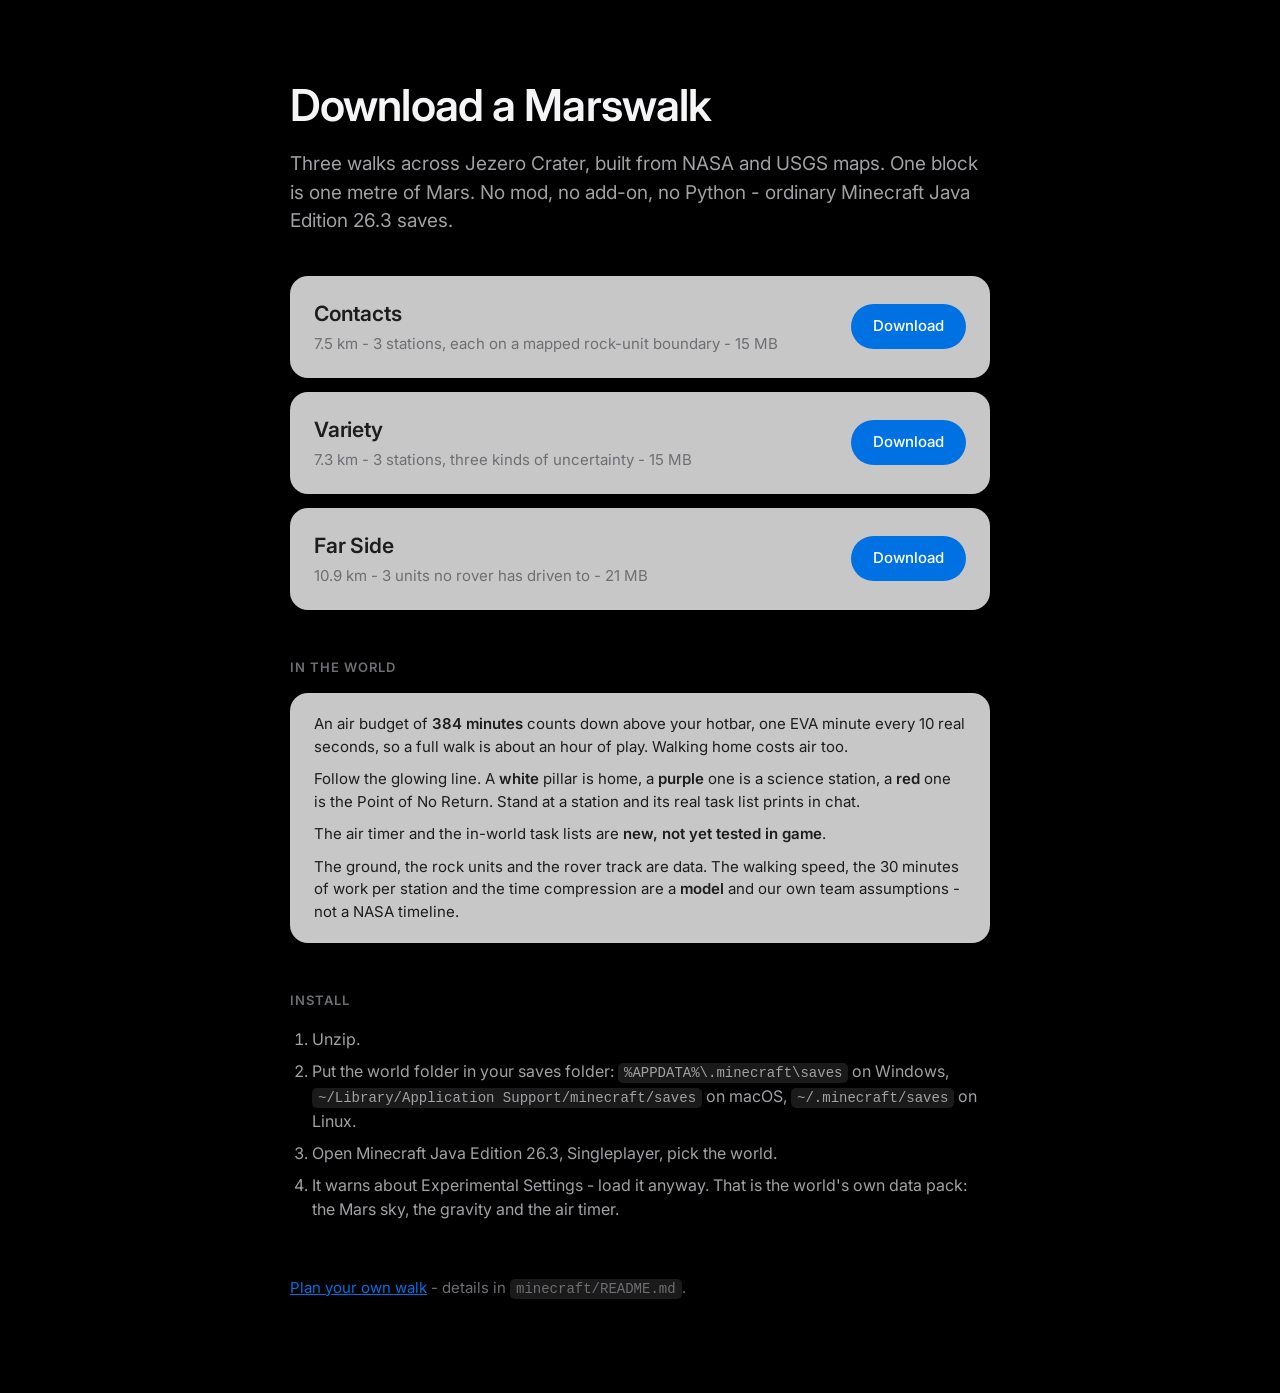
<file: web/downloads.html>
<!doctype html>
<html lang="en">
<head>
<meta charset="utf-8">
<meta name="viewport" content="width=device-width, initial-scale=1">
<title>Download a Marswalk - MarsCuff</title>
<link rel="preconnect" href="https://fonts.googleapis.com">
<link rel="preconnect" href="https://fonts.gstatic.com" crossorigin>
<link href="https://fonts.googleapis.com/css2?family=Inter:wght@400;500;600&display=swap" rel="stylesheet">
<!-- This page carries its own small stylesheet on purpose, so a restyle of the
     main site cannot break the download links. -->
<style>
  :root {
    --card: rgba(255, 255, 255, .78);
    --ink: #1d1d1f;
    --grey: #6e6e73;
    --blue: #0071e3;
  }
  * { box-sizing: border-box; }
  body {
    margin: 0;
    background: #000;
    color: #f5f5f7;
    font: 400 17px/1.5 Inter, -apple-system, system-ui, sans-serif;
    -webkit-font-smoothing: antialiased;
  }
  main { max-width: 740px; margin: 0 auto; padding: 72px 20px 96px; }
  h1 { font-size: 44px; font-weight: 600; letter-spacing: -.02em; margin: 0 0 12px; }
  .lede { font-size: 19px; color: #a1a1a6; margin: 0 0 40px; }
  h2 { font-size: 13px; font-weight: 600; letter-spacing: .08em; text-transform: uppercase;
       color: var(--grey); margin: 48px 0 16px; }

  /* Frosted card: the main-site look. */
  .card {
    background: var(--card);
    -webkit-backdrop-filter: blur(20px);
    backdrop-filter: blur(20px);
    border-radius: 18px;
    color: var(--ink);
    padding: 22px 24px;
    margin-bottom: 14px;
    display: flex;
    flex-wrap: wrap;
    gap: 14px;
    align-items: center;
    justify-content: space-between;
  }
  .card h3 { font-size: 21px; font-weight: 600; margin: 0 0 4px; letter-spacing: -.01em; }
  .card p { margin: 0; color: var(--grey); font-size: 15px; }
  .pill {
    display: inline-block;
    background: var(--blue);
    color: #fff;
    text-decoration: none;
    font-size: 15px;
    font-weight: 500;
    padding: 11px 22px;
    border-radius: 980px;
  }
  .pill:hover { background: #0077ed; }

  .note { background: var(--card); color: var(--ink); border-radius: 18px;
          padding: 20px 24px; font-size: 15px; }
  .note b { font-weight: 600; }
  .note p { margin: 0 0 10px; }
  .note p:last-child { margin: 0; }
  ol { color: #a1a1a6; padding-left: 22px; font-size: 16px; }
  li { margin-bottom: 8px; }
  code { font-size: 14px; background: rgba(255, 255, 255, .1); padding: 2px 6px;
         border-radius: 5px; }
  footer { margin-top: 56px; color: var(--grey); font-size: 15px; }
  a { color: var(--blue); }
  @media (max-width: 520px) {
    h1 { font-size: 34px; }
    main { padding-top: 48px; }
  }
</style>
</head>
<body>
<main>

  <h1>Download a Marswalk</h1>
  <p class="lede">Three walks across Jezero Crater, built from NASA and USGS maps.
    One block is one metre of Mars. No mod, no add-on, no Python - ordinary
    Minecraft Java Edition 26.3 saves.</p>

  <div class="card">
    <div>
      <h3>Contacts</h3>
      <p>7.5 km - 3 stations, each on a mapped rock-unit boundary - 15 MB</p>
    </div>
    <a class="pill" href="downloads/MarsCuff-contacts.zip">Download</a>
  </div>

  <div class="card">
    <div>
      <h3>Variety</h3>
      <p>7.3 km - 3 stations, three kinds of uncertainty - 15 MB</p>
    </div>
    <a class="pill" href="downloads/MarsCuff-variety.zip">Download</a>
  </div>

  <div class="card">
    <div>
      <h3>Far Side</h3>
      <p>10.9 km - 3 units no rover has driven to - 21 MB</p>
    </div>
    <a class="pill" href="downloads/MarsCuff-far.zip">Download</a>
  </div>

  <h2>In the world</h2>
  <div class="note">
    <p>An air budget of <b>384 minutes</b> counts down above your hotbar, one EVA
      minute every 10 real seconds, so a full walk is about an hour of play. Walking
      home costs air too.</p>
    <p>Follow the glowing line. A <b>white</b> pillar is home, a <b>purple</b> one is a
      science station, a <b>red</b> one is the Point of No Return. Stand at a station
      and its real task list prints in chat.</p>
    <p>The air timer and the in-world task lists are <b>new, not yet tested in
      game</b>.</p>
    <p>The ground, the rock units and the rover track are data. The walking speed,
      the 30 minutes of work per station and the time compression are a
      <b>model</b> and our own team assumptions - not a NASA timeline.</p>
  </div>

  <h2>Install</h2>
  <ol>
    <li>Unzip.</li>
    <li>Put the world folder in your saves folder:
      <code>%APPDATA%\.minecraft\saves</code> on Windows,
      <code>~/Library/Application Support/minecraft/saves</code> on macOS,
      <code>~/.minecraft/saves</code> on Linux.</li>
    <li>Open Minecraft Java Edition 26.3, Singleplayer, pick the world.</li>
    <li>It warns about Experimental Settings - load it anyway. That is the world's
      own data pack: the Mars sky, the gravity and the air timer.</li>
  </ol>

  <footer>
    <a href="index.html">Plan your own walk</a> - details in
    <code>minecraft/README.md</code>.
  </footer>

</main>
</body>
</html>
</file>
